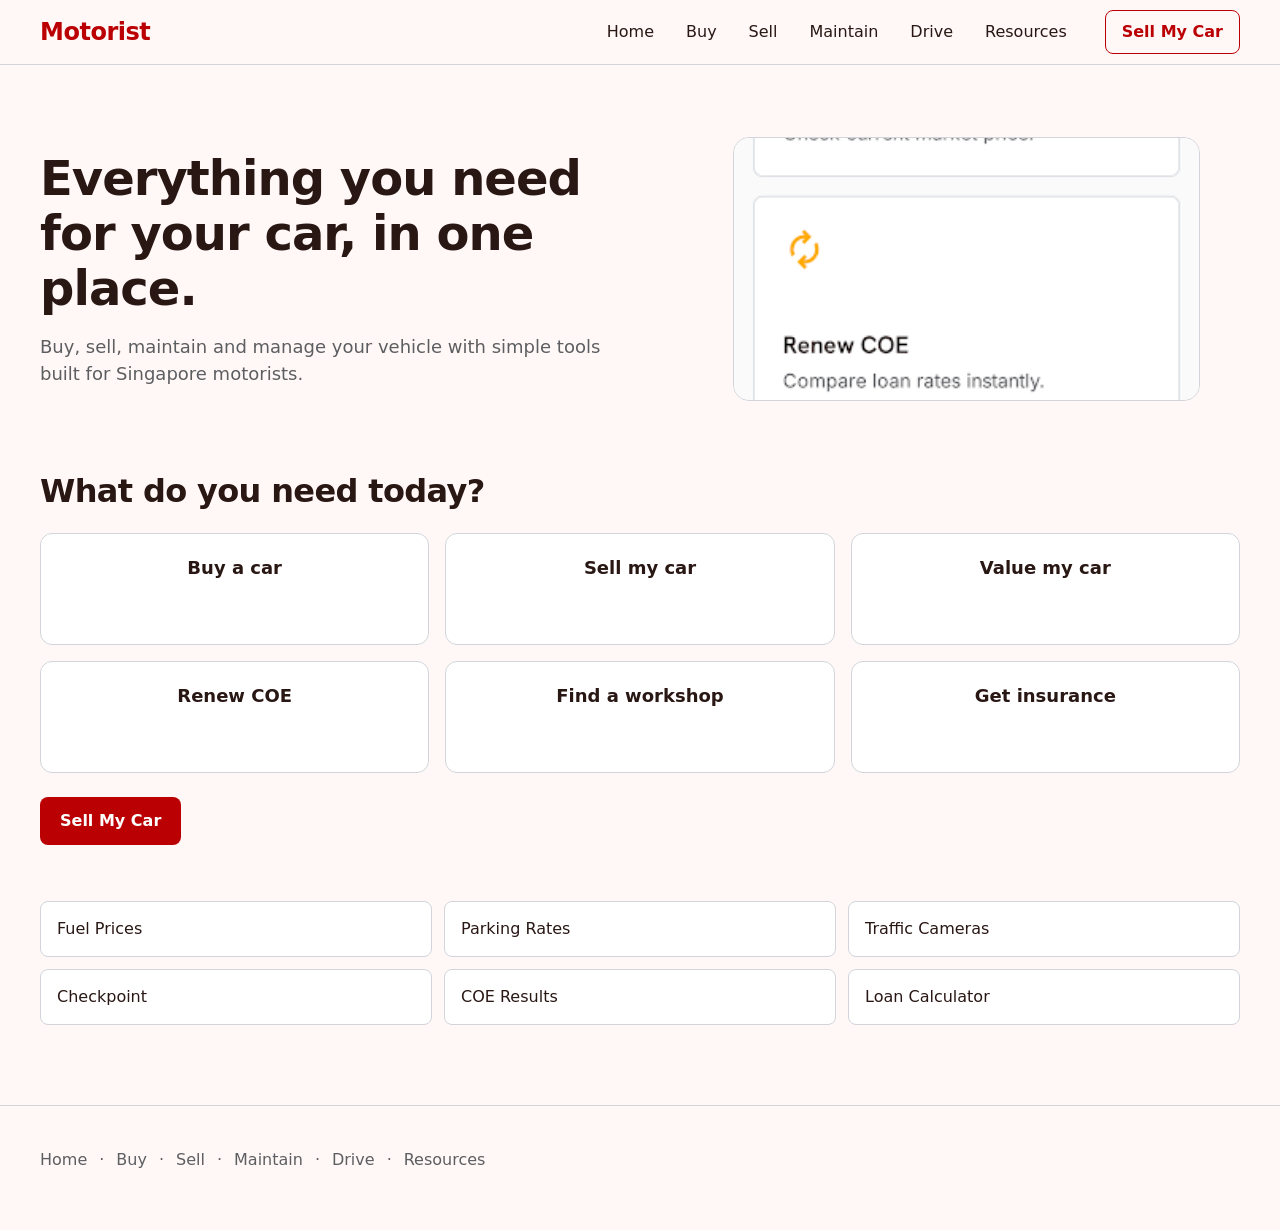
<file: index.html>
<!doctype html>
<html lang="en">
<head>
  <meta charset="utf-8">
  <meta name="viewport" content="width=device-width, initial-scale=1">
  <title>Home — Motorist</title>
  <link rel="stylesheet" href="styles.css">
  <script src="script.js" defer></script>
</head>
<body>
<header class="site-header">
  <div class="header-inner">
    <button class="menu-toggle" type="button" data-menu-toggle aria-expanded="false" aria-controls="mobile-nav" aria-label="Open navigation">☰</button>
    <a class="brand" href="index.html">Motorist</a>
    <nav class="desktop-nav" aria-label="Primary navigation">
      <a href="index.html">Home</a>
      <a href="buy.html">Buy</a>
      <a href="sell.html">Sell</a>
      <a href="maintain.html">Maintain</a>
      <a href="drive.html">Drive</a>
      <a href="index.html#resources">Resources</a>
    </nav>
    <a class="header-action" href="sell.html">Sell My Car</a>
  </div>
  <nav id="mobile-nav" class="mobile-nav" data-mobile-nav aria-label="Mobile navigation">
    <a href="index.html">Home</a>
    <a href="buy.html">Buy</a>
    <a href="sell.html">Sell</a>
    <a href="maintain.html">Maintain</a>
    <a href="drive.html">Drive</a>
    <a href="index.html#resources">Resources</a>
    <a class="mobile-primary" href="sell.html">Sell My Car</a>
  </nav>
</header>

<main class="page">
  <section class="hero">
    <div class="hero-copy">
      <h1>Everything you need for your car, in one place.</h1>
      <p>Buy, sell, maintain and manage your vehicle with simple tools built for Singapore motorists.</p>
    </div>
    <figure class="hero-media">
      <img src="images/hero-motorist-driver.PNG" alt="Motorist in Singapore preparing to drive a car" width="1280" height="720">
    </figure>
  </section>

  <section class="section" aria-labelledby="today-title">
    <div class="section-head">
      <h2 id="today-title">What do you need today?</h2>
    </div>
    <div class="task-grid">
      <a class="task-card" href="buy.html"><strong>Buy a car</strong></a>
      <a class="task-card" href="sell.html"><strong>Sell my car</strong></a>
      <a class="task-card" href="#value"><strong>Value my car</strong></a>
      <a class="task-card" href="#coe"><strong>Renew COE</strong></a>
      <a class="task-card" href="maintain.html"><strong>Find a workshop</strong></a>
      <a class="task-card" href="#insurance"><strong>Get insurance</strong></a>
    </div>
    <div class="primary-wrap">
      <a class="primary-action" href="sell.html">Sell My Car</a>
    </div>
  </section>

  <section class="section" id="resources" aria-label="Secondary quick links">
    <div class="quick-links">
      <a class="quick-link" href="#fuel-prices">Fuel Prices</a>
      <a class="quick-link" href="#parking-rates">Parking Rates</a>
      <a class="quick-link" href="drive.html#traffic-cameras">Traffic Cameras</a>
      <a class="quick-link" href="drive.html#checkpoint">Checkpoint</a>
      <a class="quick-link" href="#coe-results">COE Results</a>
      <a class="quick-link" href="#loan-calculator">Loan Calculator</a>
    </div>
  </section>
</main>
<footer>
  <div class="footer-inner">
    <nav aria-label="Footer navigation">
      <a href="index.html">Home</a> ·
      <a href="buy.html">Buy</a> ·
      <a href="sell.html">Sell</a> ·
      <a href="maintain.html">Maintain</a> ·
      <a href="drive.html">Drive</a> ·
      <a href="index.html#resources">Resources</a>
    </nav>
  </div>
</footer>
</body>
</html>
</file>
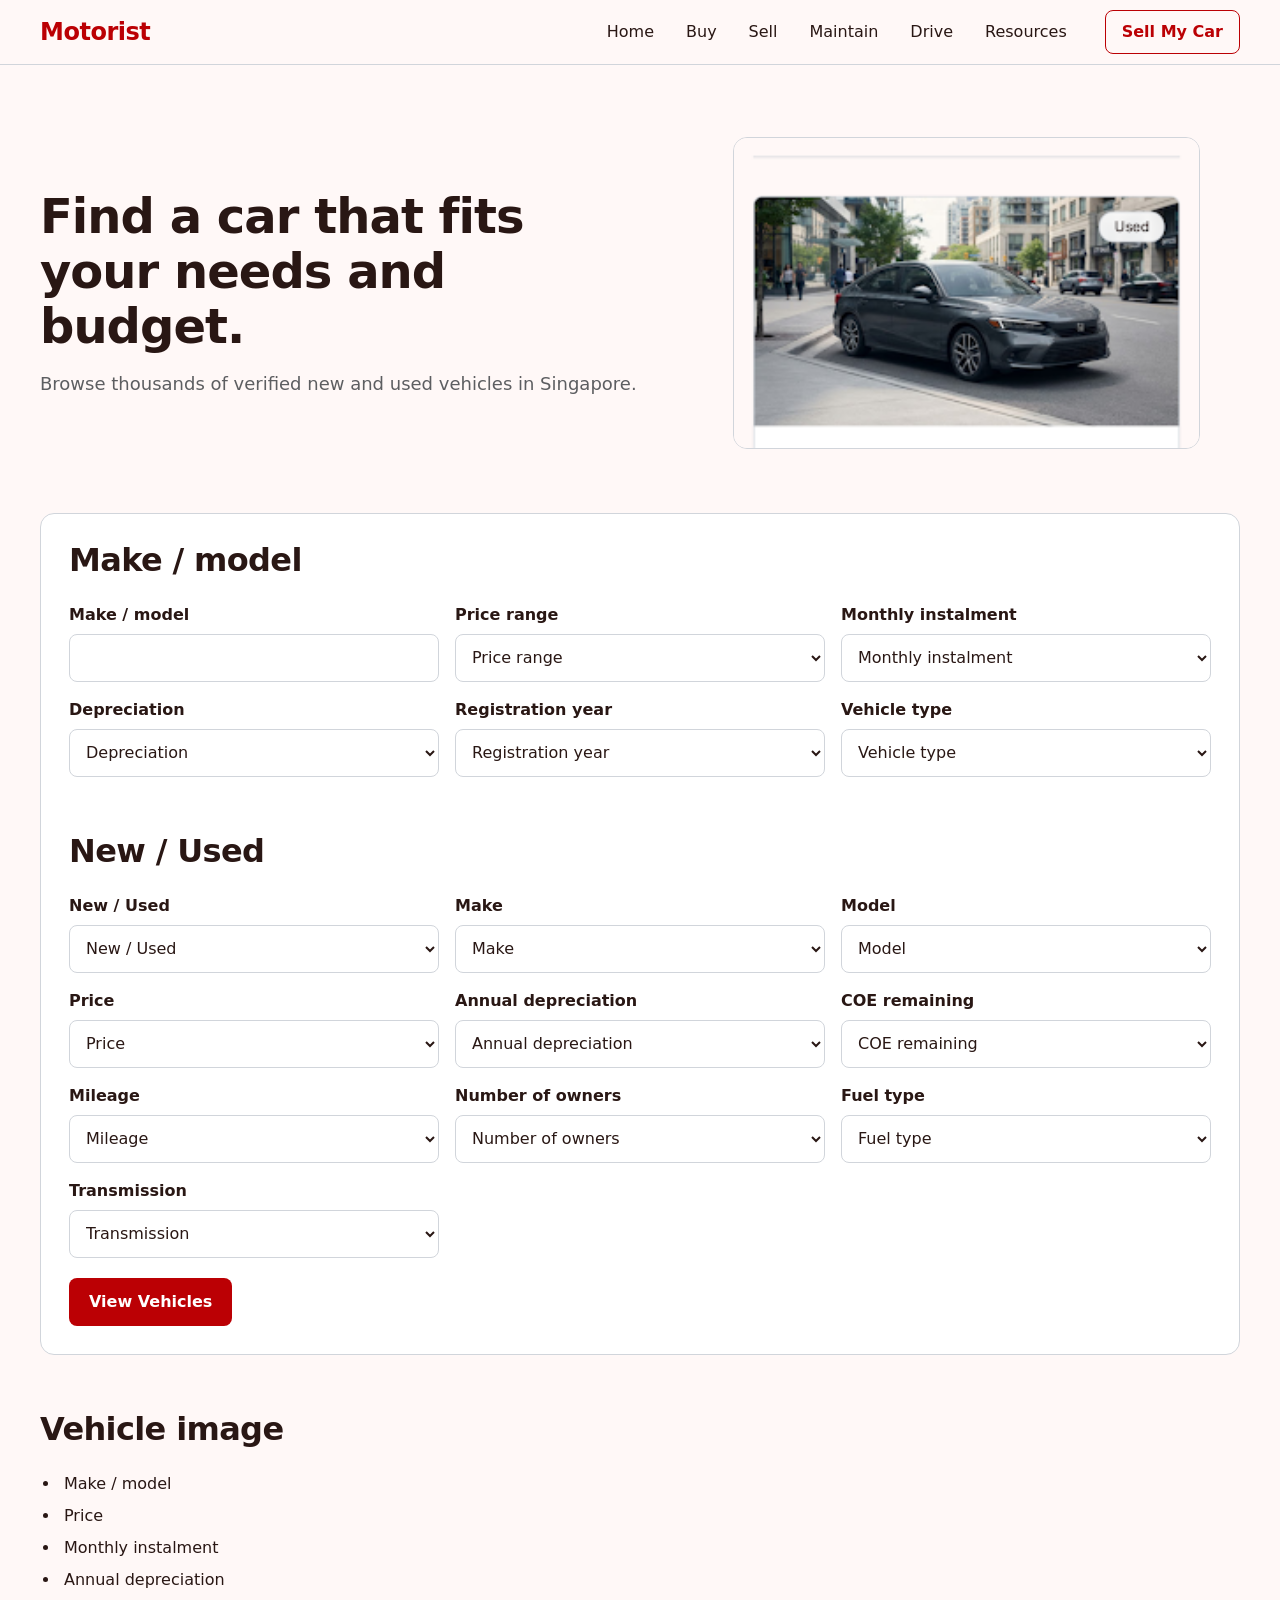
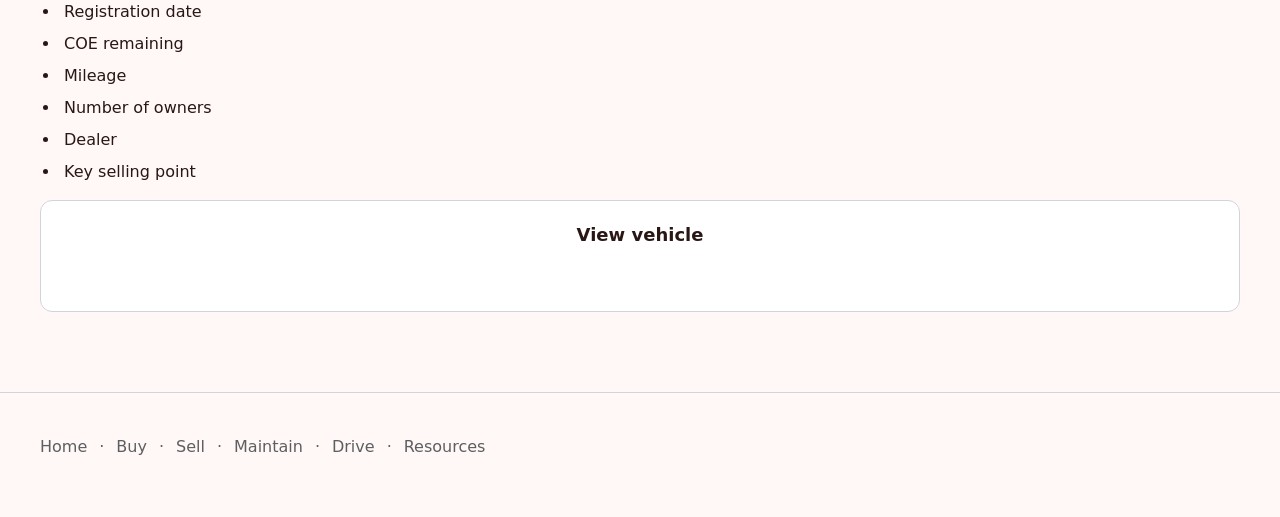
<file: buy.html>
<!doctype html>
<html lang="en">
<head>
  <meta charset="utf-8">
  <meta name="viewport" content="width=device-width, initial-scale=1">
  <title>Buy — Motorist</title>
  <link rel="stylesheet" href="styles.css">
  <script src="script.js" defer></script>
</head>
<body>
<header class="site-header">
  <div class="header-inner">
    <button class="menu-toggle" type="button" data-menu-toggle aria-expanded="false" aria-controls="mobile-nav" aria-label="Open navigation">☰</button>
    <a class="brand" href="index.html">Motorist</a>
    <nav class="desktop-nav" aria-label="Primary navigation">
      <a href="index.html">Home</a>
      <a href="buy.html">Buy</a>
      <a href="sell.html">Sell</a>
      <a href="maintain.html">Maintain</a>
      <a href="drive.html">Drive</a>
      <a href="index.html#resources">Resources</a>
    </nav>
    <a class="header-action" href="sell.html">Sell My Car</a>
  </div>
  <nav id="mobile-nav" class="mobile-nav" data-mobile-nav aria-label="Mobile navigation">
    <a href="index.html">Home</a>
    <a href="buy.html">Buy</a>
    <a href="sell.html">Sell</a>
    <a href="maintain.html">Maintain</a>
    <a href="drive.html">Drive</a>
    <a href="index.html#resources">Resources</a>
    <a class="mobile-primary" href="sell.html">Sell My Car</a>
  </nav>
</header>

<main class="page">
  <section class="hero">
    <div class="hero-copy">
      <h1>Find a car that fits your needs and budget.</h1>
      <p>Browse thousands of verified new and used vehicles in Singapore.</p>
    </div>
    <figure class="image-card">
      <img src="images/car-listing.PNG" alt="Used car displayed for sale in Singapore" width="1200" height="800">
    </figure>
  </section>

  <section class="panel" aria-labelledby="search-title">
    <div class="section-head">
      <h2 id="search-title">Make / model</h2>
    </div>
    <form action="#" method="get">
      <div class="filter-grid">
        <div class="field">
          <label for="make-model">Make / model</label>
          <input id="make-model" name="make-model" type="text">
        </div>
        <div class="field">
          <label for="price-range">Price range</label>
          <select id="price-range" name="price-range">
            <option>Price range</option>
          </select>
        </div>
        <div class="field">
          <label for="monthly">Monthly instalment</label>
          <select id="monthly" name="monthly">
            <option>Monthly instalment</option>
          </select>
        </div>
        <div class="field">
          <label for="depreciation">Depreciation</label>
          <select id="depreciation" name="depreciation">
            <option>Depreciation</option>
          </select>
        </div>
        <div class="field">
          <label for="registration-year">Registration year</label>
          <select id="registration-year" name="registration-year">
            <option>Registration year</option>
          </select>
        </div>
        <div class="field">
          <label for="vehicle-type">Vehicle type</label>
          <select id="vehicle-type" name="vehicle-type">
            <option>Vehicle type</option>
          </select>
        </div>
      </div>

      <div class="section">
        <div class="section-head">
          <h2>New / Used</h2>
        </div>
        <div class="filter-grid">
          <div class="field"><label for="condition">New / Used</label><select id="condition"><option>New / Used</option></select></div>
          <div class="field"><label for="make">Make</label><select id="make"><option>Make</option></select></div>
          <div class="field"><label for="model">Model</label><select id="model"><option>Model</option></select></div>
          <div class="field"><label for="price">Price</label><select id="price"><option>Price</option></select></div>
          <div class="field"><label for="annual-depreciation">Annual depreciation</label><select id="annual-depreciation"><option>Annual depreciation</option></select></div>
          <div class="field"><label for="coe-remaining">COE remaining</label><select id="coe-remaining"><option>COE remaining</option></select></div>
          <div class="field"><label for="mileage">Mileage</label><select id="mileage"><option>Mileage</option></select></div>
          <div class="field"><label for="number-of-owners">Number of owners</label><select id="number-of-owners"><option>Number of owners</option></select></div>
          <div class="field"><label for="fuel-type">Fuel type</label><select id="fuel-type"><option>Fuel type</option></select></div>
          <div class="field"><label for="transmission">Transmission</label><select id="transmission"><option>Transmission</option></select></div>
        </div>
      </div>

      <div class="form-action">
        <button class="primary-action" type="submit">View Vehicles</button>
      </div>
    </form>
  </section>

  <section class="section" aria-labelledby="results-title">
    <div class="section-head">
      <h2 id="results-title">Vehicle image</h2>
    </div>
    <ul class="list">
      <li>Make / model</li>
      <li>Price</li>
      <li>Monthly instalment</li>
      <li>Annual depreciation</li>
      <li>Registration date</li>
      <li>COE remaining</li>
      <li>Mileage</li>
      <li>Number of owners</li>
      <li>Dealer</li>
      <li>Key selling point</li>
    </ul>
    <a class="task-card" href="#vehicle">
      <strong>View vehicle</strong>
    </a>
  </section>
</main>
<footer>
  <div class="footer-inner">
    <nav aria-label="Footer navigation">
      <a href="index.html">Home</a> ·
      <a href="buy.html">Buy</a> ·
      <a href="sell.html">Sell</a> ·
      <a href="maintain.html">Maintain</a> ·
      <a href="drive.html">Drive</a> ·
      <a href="index.html#resources">Resources</a>
    </nav>
  </div>
</footer>
</body>
</html>
</file>
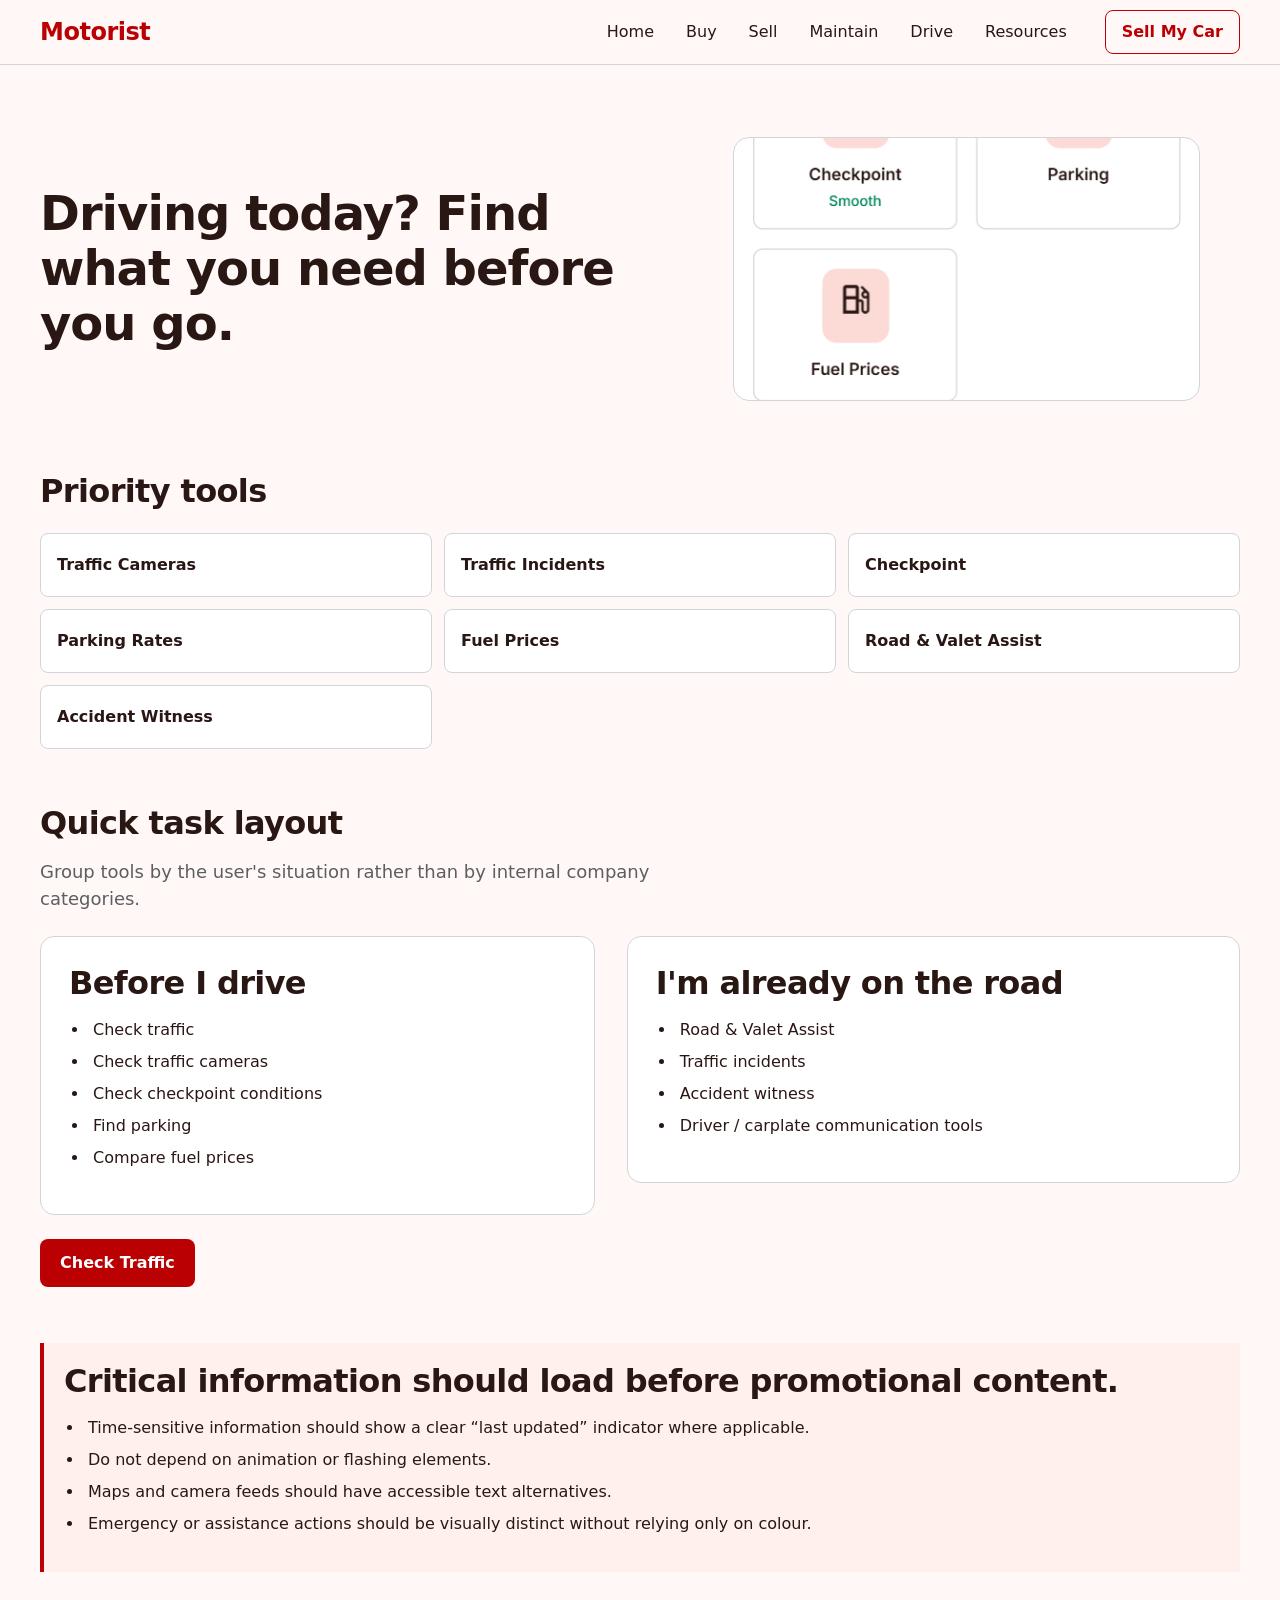
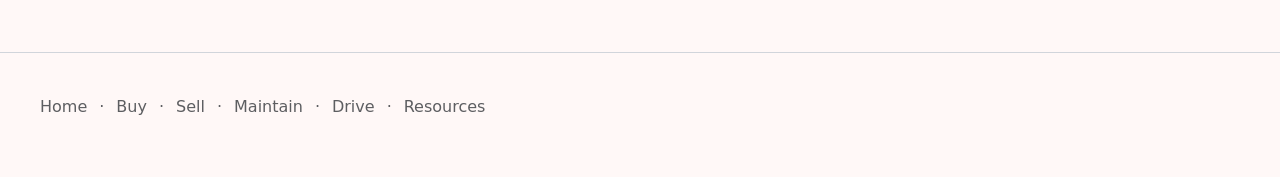
<file: drive.html>
<!doctype html>
<html lang="en">
<head>
  <meta charset="utf-8">
  <meta name="viewport" content="width=device-width, initial-scale=1">
  <title>Drive — Motorist</title>
  <link rel="stylesheet" href="styles.css">
  <script src="script.js" defer></script>
</head>
<body>
<header class="site-header">
  <div class="header-inner">
    <button class="menu-toggle" type="button" data-menu-toggle aria-expanded="false" aria-controls="mobile-nav" aria-label="Open navigation">☰</button>
    <a class="brand" href="index.html">Motorist</a>
    <nav class="desktop-nav" aria-label="Primary navigation">
      <a href="index.html">Home</a>
      <a href="buy.html">Buy</a>
      <a href="sell.html">Sell</a>
      <a href="maintain.html">Maintain</a>
      <a href="drive.html">Drive</a>
      <a href="index.html#resources">Resources</a>
    </nav>
    <a class="header-action" href="sell.html">Sell My Car</a>
  </div>
  <nav id="mobile-nav" class="mobile-nav" data-mobile-nav aria-label="Mobile navigation">
    <a href="index.html">Home</a>
    <a href="buy.html">Buy</a>
    <a href="sell.html">Sell</a>
    <a href="maintain.html">Maintain</a>
    <a href="drive.html">Drive</a>
    <a href="index.html#resources">Resources</a>
    <a class="mobile-primary" href="sell.html">Sell My Car</a>
  </nav>
</header>

<main class="page">
  <section class="hero">
    <div class="hero-copy">
      <h1>Driving today? Find what you need before you go.</h1>
    </div>
    <figure class="hero-media">
      <img src="images/traffic-singapore.PNG" alt="Cars travelling on a Singapore road during normal traffic" width="1280" height="720">
    </figure>
  </section>

  <section class="section" aria-labelledby="priority-title">
    <div class="section-head">
      <h2 id="priority-title">Priority tools</h2>
    </div>
    <div class="tool-grid">
      <a class="tool" id="traffic-cameras" href="#traffic">Traffic Cameras</a>
      <a class="tool" href="#traffic-incidents">Traffic Incidents</a>
      <a class="tool" id="checkpoint" href="#checkpoint-content">Checkpoint</a>
      <a class="tool" href="#parking-rates">Parking Rates</a>
      <a class="tool" href="#fuel-prices">Fuel Prices</a>
      <a class="tool" href="#road-assist">Road & Valet Assist</a>
      <a class="tool" href="#accident-witness">Accident Witness</a>
    </div>
  </section>

  <section class="section" aria-labelledby="quick-task-title">
    <div class="section-head">
      <h2 id="quick-task-title">Quick task layout</h2>
      <p class="section-intro">Group tools by the user's situation rather than by internal company categories.</p>
    </div>

    <div class="split">
      <article class="panel">
        <h2>Before I drive</h2>
        <ul class="list">
          <li>Check traffic</li>
          <li>Check traffic cameras</li>
          <li>Check checkpoint conditions</li>
          <li>Find parking</li>
          <li>Compare fuel prices</li>
        </ul>
      </article>

      <article class="panel">
        <h2>I'm already on the road</h2>
        <ul class="list">
          <li>Road & Valet Assist</li>
          <li>Traffic incidents</li>
          <li>Accident witness</li>
          <li>Driver / carplate communication tools</li>
        </ul>
      </article>
    </div>

    <div class="primary-wrap">
      <a class="primary-action" href="#traffic">Check Traffic</a>
    </div>
  </section>

  <section class="section">
    <div class="notice">
      <h2>Critical information should load before promotional content.</h2>
      <ul class="list">
        <li>Time-sensitive information should show a clear “last updated” indicator where applicable.</li>
        <li>Do not depend on animation or flashing elements.</li>
        <li>Maps and camera feeds should have accessible text alternatives.</li>
        <li>Emergency or assistance actions should be visually distinct without relying only on colour.</li>
      </ul>
    </div>
  </section>
</main>
<footer>
  <div class="footer-inner">
    <nav aria-label="Footer navigation">
      <a href="index.html">Home</a> ·
      <a href="buy.html">Buy</a> ·
      <a href="sell.html">Sell</a> ·
      <a href="maintain.html">Maintain</a> ·
      <a href="drive.html">Drive</a> ·
      <a href="index.html#resources">Resources</a>
    </nav>
  </div>
</footer>
</body>
</html>
</file>
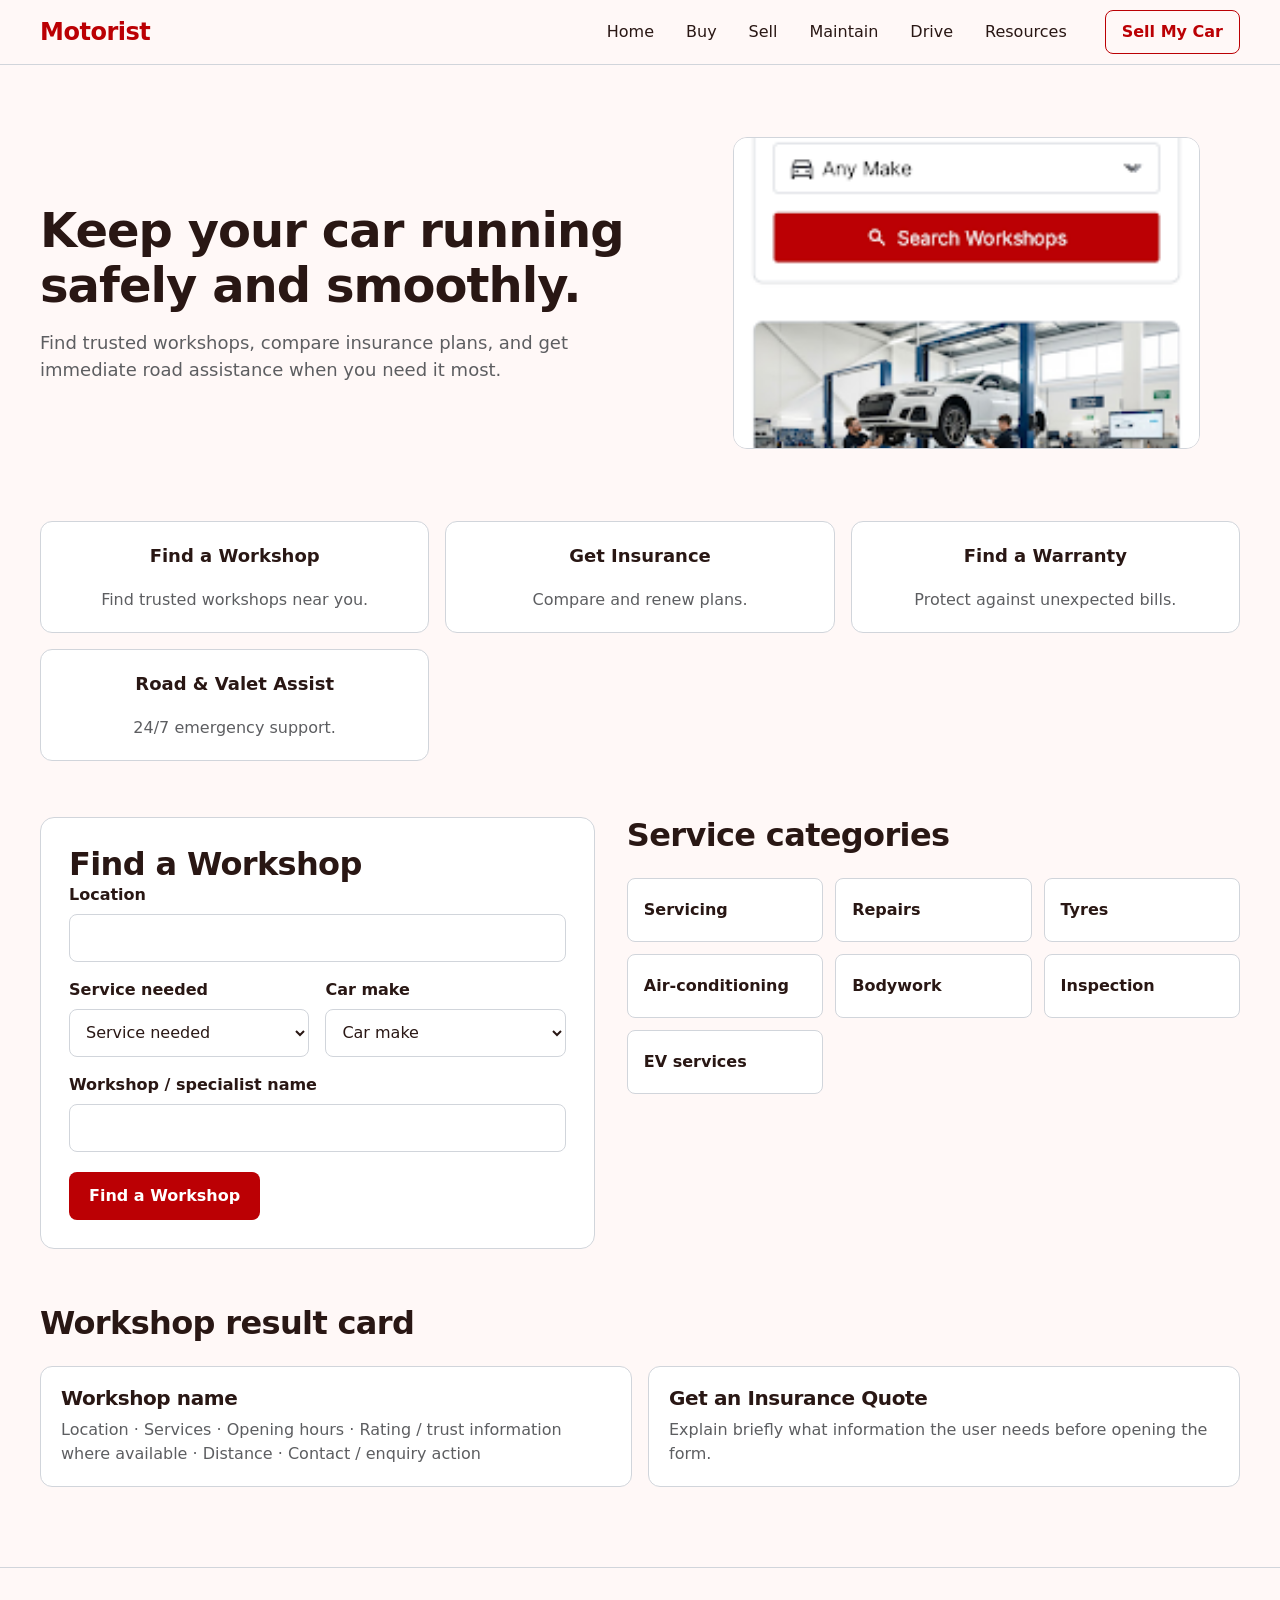
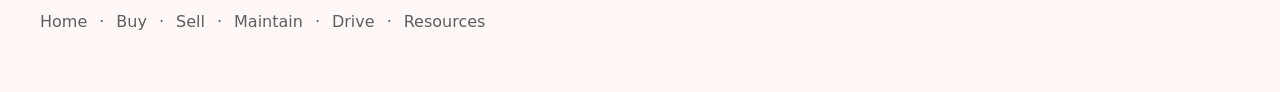
<file: maintain.html>
<!doctype html>
<html lang="en">
<head>
  <meta charset="utf-8">
  <meta name="viewport" content="width=device-width, initial-scale=1">
  <title>Maintain — Motorist</title>
  <link rel="stylesheet" href="styles.css">
  <script src="script.js" defer></script>
</head>
<body>
<header class="site-header">
  <div class="header-inner">
    <button class="menu-toggle" type="button" data-menu-toggle aria-expanded="false" aria-controls="mobile-nav" aria-label="Open navigation">☰</button>
    <a class="brand" href="index.html">Motorist</a>
    <nav class="desktop-nav" aria-label="Primary navigation">
      <a href="index.html">Home</a>
      <a href="buy.html">Buy</a>
      <a href="sell.html">Sell</a>
      <a href="maintain.html">Maintain</a>
      <a href="drive.html">Drive</a>
      <a href="index.html#resources">Resources</a>
    </nav>
    <a class="header-action" href="sell.html">Sell My Car</a>
  </div>
  <nav id="mobile-nav" class="mobile-nav" data-mobile-nav aria-label="Mobile navigation">
    <a href="index.html">Home</a>
    <a href="buy.html">Buy</a>
    <a href="sell.html">Sell</a>
    <a href="maintain.html">Maintain</a>
    <a href="drive.html">Drive</a>
    <a href="index.html#resources">Resources</a>
    <a class="mobile-primary" href="sell.html">Sell My Car</a>
  </nav>
</header>

<main class="page">
  <section class="hero">
    <div class="hero-copy">
      <h1>Keep your car running safely and smoothly.</h1>
      <p>Find trusted workshops, compare insurance plans, and get immediate road assistance when you need it most.</p>
    </div>
    <figure class="image-card">
      <img src="images/workshop-service.PNG" alt="Mechanic inspecting a car at an automotive workshop" width="1200" height="800">
    </figure>
  </section>

  <section class="section">
    <div class="task-grid">
      <a class="task-card" href="#workshop"><strong>Find a Workshop</strong><span>Find trusted workshops near you.</span></a>
      <a class="task-card" href="#insurance"><strong>Get Insurance</strong><span>Compare and renew plans.</span></a>
      <a class="task-card" href="#warranty"><strong>Find a Warranty</strong><span>Protect against unexpected bills.</span></a>
      <a class="task-card" href="#assist"><strong>Road & Valet Assist</strong><span>24/7 emergency support.</span></a>
    </div>
  </section>

  <section class="section split" id="workshop">
    <div class="panel">
      <h2>Find a Workshop</h2>
      <form action="#" method="get">
        <div class="form-grid">
          <div class="field full">
            <label for="location">Location</label>
            <input id="location" name="location" type="text">
          </div>
          <div class="field">
            <label for="service">Service needed</label>
            <select id="service" name="service"><option>Service needed</option></select>
          </div>
          <div class="field">
            <label for="car-make">Car make</label>
            <select id="car-make" name="car-make"><option>Car make</option></select>
          </div>
          <div class="field full">
            <label for="specialist">Workshop / specialist name</label>
            <input id="specialist" name="specialist" type="text">
          </div>
        </div>
        <div class="form-action">
          <button class="primary-action" type="submit">Find a Workshop</button>
        </div>
      </form>
    </div>

    <div>
      <div class="section-head">
        <h2>Service categories</h2>
      </div>
      <div class="tool-grid">
        <a class="tool" href="#servicing">Servicing</a>
        <a class="tool" href="#repairs">Repairs</a>
        <a class="tool" href="#tyres">Tyres</a>
        <a class="tool" href="#air-conditioning">Air-conditioning</a>
        <a class="tool" href="#bodywork">Bodywork</a>
        <a class="tool" href="#inspection">Inspection</a>
        <a class="tool" href="#ev-services">EV services</a>
      </div>
    </div>
  </section>

  <section class="section">
    <div class="section-head">
      <h2>Workshop result card</h2>
    </div>
    <div class="service-grid">
      <article class="service-card"><h3>Workshop name</h3><p>Location · Services · Opening hours · Rating / trust information where available · Distance · Contact / enquiry action</p></article>
      <article class="service-card" id="insurance"><h3>Get an Insurance Quote</h3><p>Explain briefly what information the user needs before opening the form.</p></article>
    </div>
  </section>
</main>
<footer>
  <div class="footer-inner">
    <nav aria-label="Footer navigation">
      <a href="index.html">Home</a> ·
      <a href="buy.html">Buy</a> ·
      <a href="sell.html">Sell</a> ·
      <a href="maintain.html">Maintain</a> ·
      <a href="drive.html">Drive</a> ·
      <a href="index.html#resources">Resources</a>
    </nav>
  </div>
</footer>
</body>
</html>
</file>
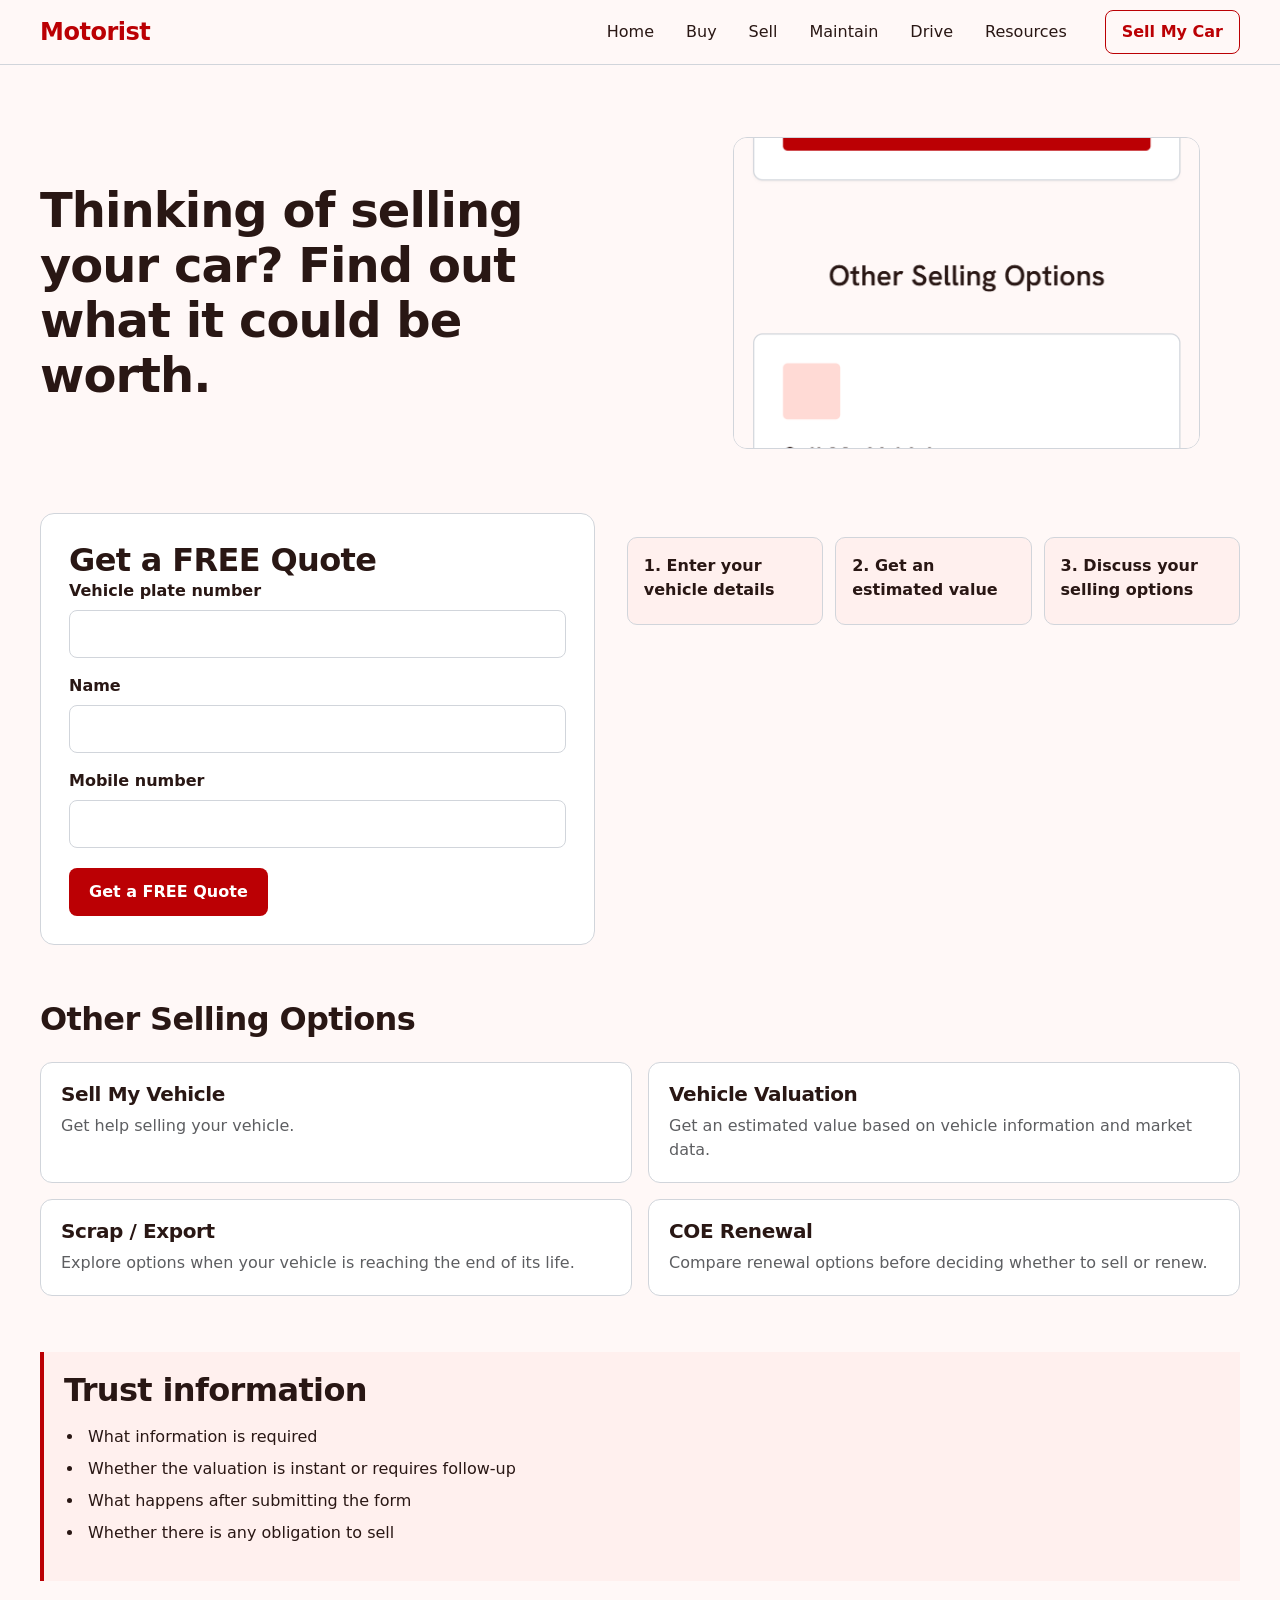
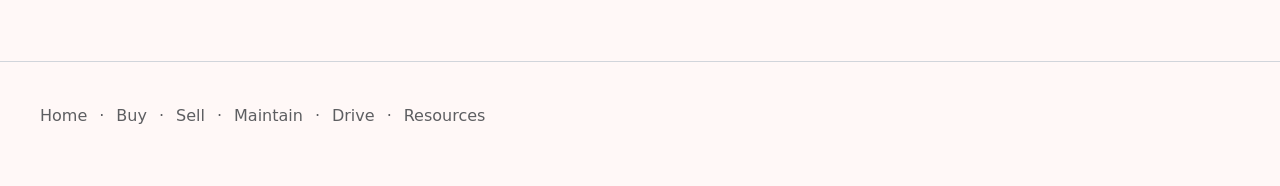
<file: sell.html>
<!doctype html>
<html lang="en">
<head>
  <meta charset="utf-8">
  <meta name="viewport" content="width=device-width, initial-scale=1">
  <title>Sell — Motorist</title>
  <link rel="stylesheet" href="styles.css">
  <script src="script.js" defer></script>
</head>
<body>
<header class="site-header">
  <div class="header-inner">
    <button class="menu-toggle" type="button" data-menu-toggle aria-expanded="false" aria-controls="mobile-nav" aria-label="Open navigation">☰</button>
    <a class="brand" href="index.html">Motorist</a>
    <nav class="desktop-nav" aria-label="Primary navigation">
      <a href="index.html">Home</a>
      <a href="buy.html">Buy</a>
      <a href="sell.html">Sell</a>
      <a href="maintain.html">Maintain</a>
      <a href="drive.html">Drive</a>
      <a href="index.html#resources">Resources</a>
    </nav>
    <a class="header-action" href="sell.html">Sell My Car</a>
  </div>
  <nav id="mobile-nav" class="mobile-nav" data-mobile-nav aria-label="Mobile navigation">
    <a href="index.html">Home</a>
    <a href="buy.html">Buy</a>
    <a href="sell.html">Sell</a>
    <a href="maintain.html">Maintain</a>
    <a href="drive.html">Drive</a>
    <a href="index.html#resources">Resources</a>
    <a class="mobile-primary" href="sell.html">Sell My Car</a>
  </nav>
</header>

<main class="page">
  <section class="hero">
    <div class="hero-copy">
      <h1>Thinking of selling your car? Find out what it could be worth.</h1>
    </div>
    <figure class="image-card">
      <img src="images/car-valuation.PNG" alt="Car owner checking the estimated value of a vehicle" width="1200" height="800">
    </figure>
  </section>

  <section class="split">
    <div class="panel">
      <h2>Get a FREE Quote</h2>
      <form action="#" method="post">
        <div class="form-grid">
          <div class="field full">
            <label for="plate">Vehicle plate number</label>
            <input id="plate" name="plate" type="text">
          </div>
          <div class="field full">
            <label for="name">Name</label>
            <input id="name" name="name" type="text">
          </div>
          <div class="field full">
            <label for="mobile">Mobile number</label>
            <input id="mobile" name="mobile" type="tel">
          </div>
        </div>
        <div class="form-action">
          <button class="primary-action" type="submit">Get a FREE Quote</button>
        </div>
      </form>
    </div>

    <div>
      <div class="steps" aria-label="How it works">
        <div class="step"><strong>1. Enter your vehicle details</strong></div>
        <div class="step"><strong>2. Get an estimated value</strong></div>
        <div class="step"><strong>3. Discuss your selling options</strong></div>
      </div>
    </div>
  </section>

  <section class="section" aria-labelledby="selling-options">
    <div class="section-head">
      <h2 id="selling-options">Other Selling Options</h2>
    </div>
    <div class="service-grid">
      <article class="service-card">
        <h3>Sell My Vehicle</h3>
        <p>Get help selling your vehicle.</p>
      </article>
      <article class="service-card">
        <h3>Vehicle Valuation</h3>
        <p>Get an estimated value based on vehicle information and market data.</p>
      </article>
      <article class="service-card">
        <h3>Scrap / Export</h3>
        <p>Explore options when your vehicle is reaching the end of its life.</p>
      </article>
      <article class="service-card">
        <h3>COE Renewal</h3>
        <p>Compare renewal options before deciding whether to sell or renew.</p>
      </article>
    </div>
  </section>

  <section class="section">
    <div class="notice">
      <h2>Trust information</h2>
      <ul class="list">
        <li>What information is required</li>
        <li>Whether the valuation is instant or requires follow-up</li>
        <li>What happens after submitting the form</li>
        <li>Whether there is any obligation to sell</li>
      </ul>
    </div>
  </section>
</main>
<footer>
  <div class="footer-inner">
    <nav aria-label="Footer navigation">
      <a href="index.html">Home</a> ·
      <a href="buy.html">Buy</a> ·
      <a href="sell.html">Sell</a> ·
      <a href="maintain.html">Maintain</a> ·
      <a href="drive.html">Drive</a> ·
      <a href="index.html#resources">Resources</a>
    </nav>
  </div>
</footer>
</body>
</html>
</file>
<file: styles.css>
:root {
  --red: #bb0004;
  --red-dark: #930002;
  --red-soft: #ffdad5;
  --ink: #291714;
  --muted: #5d5e61;
  --bg: #fff8f7;
  --surface: #ffffff;
  --surface-soft: #fff0ee;
  --border: #d1d5db;
  --focus: #005da3;
  --max: 1200px;
  --gutter: 24px;
  --mobile-gutter: 16px;
}

* { box-sizing: border-box; }

html { scroll-behavior: smooth; }

body {
  margin: 0;
  min-width: 0;
  background: var(--bg);
  color: var(--ink);
  font-family: Inter, ui-sans-serif, system-ui, -apple-system, BlinkMacSystemFont, "Segoe UI", sans-serif;
  font-size: 16px;
  line-height: 1.5;
}

img {
  display: block;
  max-width: 100%;
  height: auto;
}

a, button, input, select {
  font: inherit;
}

a, button {
  min-height: 44px;
}

a {
  color: inherit;
  text-decoration: none;
  display: inline-flex;
  align-items: center;
}

button {
  border: 0;
  cursor: pointer;
}

:focus-visible {
  outline: 3px solid var(--focus);
  outline-offset: 3px;
}

.site-header {
  position: sticky;
  top: 0;
  z-index: 50;
  background: rgba(255,248,247,.98);
  border-bottom: 1px solid var(--border);
}

.header-inner {
  width: min(100% - 32px, var(--max));
  min-height: 64px;
  margin: 0 auto;
  display: flex;
  align-items: center;
  gap: 24px;
}

.brand {
  color: var(--red);
  font-size: 24px;
  line-height: 1;
  font-weight: 800;
  letter-spacing: -0.02em;
}

.desktop-nav {
  display: flex;
  align-items: center;
  gap: 4px;
  margin-left: auto;
}

.desktop-nav a,
.mobile-nav a {
  display: inline-flex;
  align-items: center;
  justify-content: center;
  padding: 8px 14px;
  border-radius: 8px;
}

.desktop-nav a:hover,
.mobile-nav a:hover {
  background: var(--surface-soft);
}

.header-action {
  display: inline-flex;
  align-items: center;
  justify-content: center;
  min-height: 44px;
  padding: 8px 16px;
  border-radius: 8px;
  border: 1px solid var(--red);
  color: var(--red);
  font-weight: 700;
  background: transparent;
}

.menu-toggle {
  display: none;
  width: 44px;
  padding: 0;
  background: transparent;
  color: var(--ink);
  font-size: 24px;
}

.mobile-nav {
  display: none;
  border-top: 1px solid var(--border);
  background: var(--surface);
}

.mobile-nav.is-open {
  display: flex;
  flex-direction: column;
  padding: 8px 16px 16px;
}

.mobile-nav a {
  justify-content: flex-start;
  width: 100%;
}

.mobile-nav .mobile-primary {
  background: var(--red);
  color: #fff;
  margin-top: 4px;
}

.page {
  width: min(100% - 32px, var(--max));
  margin: 0 auto;
  padding: 56px 0 80px;
}

.hero {
  display: grid;
  grid-template-columns: minmax(0, 1.05fr) minmax(320px, .95fr);
  gap: 48px;
  align-items: center;
  margin-bottom: 48px;
}

.hero-copy {
  max-width: 720px;
}

.eyebrow {
  margin: 0 0 8px;
  color: var(--muted);
  font-size: 14px;
  font-weight: 700;
  letter-spacing: .06em;
  text-transform: uppercase;
}

h1, h2, h3 {
  margin: 0;
  font-family: "Hanken Grotesk", Inter, ui-sans-serif, system-ui, sans-serif;
  line-height: 1.15;
  letter-spacing: -.02em;
}

h1 {
  font-size: clamp(2rem, 5vw, 3rem);
  max-width: 760px;
}

h2 {
  font-size: clamp(1.5rem, 3vw, 2rem);
}

h3 {
  font-size: 1.25rem;
}

.hero p,
.section-intro {
  margin: 16px 0 0;
  color: var(--muted);
  font-size: 18px;
  max-width: 700px;
}

.hero-media {
  border-radius: 16px;
  overflow: hidden;
  border: 1px solid var(--border);
  background: var(--surface);
}

.hero-media img {
  width: 100%;
  aspect-ratio: 16 / 9;
  object-fit: cover;
}

.section {
  margin-top: 56px;
}

.section-head {
  margin-bottom: 24px;
}

.task-grid {
  display: grid;
  grid-template-columns: repeat(3, minmax(0, 1fr));
  gap: 16px;
}

.task-card {
  display: flex;
  min-height: 112px;
  flex-direction: column;
  justify-content: space-between;
  padding: 20px;
  border: 1px solid var(--border);
  border-radius: 12px;
  background: var(--surface);
}

.task-card:hover {
  border-color: var(--red);
}

.task-card strong {
  font-size: 18px;
}

.task-card span {
  color: var(--muted);
}

.primary-action {
  display: inline-flex;
  align-items: center;
  justify-content: center;
  min-height: 48px;
  padding: 10px 20px;
  border-radius: 8px;
  background: var(--red);
  color: #fff;
  font-weight: 700;
}

.primary-action:hover {
  background: var(--red-dark);
}

.primary-wrap {
  margin-top: 24px;
}

.quick-links {
  display: grid;
  grid-template-columns: repeat(3, minmax(0, 1fr));
  gap: 12px;
}

.quick-link {
  display: flex;
  align-items: center;
  min-height: 56px;
  padding: 12px 16px;
  border: 1px solid var(--border);
  border-radius: 8px;
  background: var(--surface);
}

.quick-link:hover {
  border-color: var(--red);
}

.panel {
  padding: 28px;
  border: 1px solid var(--border);
  border-radius: 14px;
  background: var(--surface);
}

.split {
  display: grid;
  grid-template-columns: minmax(0, .95fr) minmax(0, 1.05fr);
  gap: 32px;
  align-items: start;
}

.form-grid {
  display: grid;
  grid-template-columns: repeat(2, minmax(0, 1fr));
  gap: 16px;
}

.field {
  display: flex;
  flex-direction: column;
  gap: 7px;
}

.field.full {
  grid-column: 1 / -1;
}

label {
  font-weight: 700;
}

input, select {
  width: 100%;
  min-height: 48px;
  padding: 10px 12px;
  border: 1px solid var(--border);
  border-radius: 8px;
  background: var(--surface);
  color: var(--ink);
}

input::placeholder {
  color: #666;
}

.form-action {
  margin-top: 20px;
}

.steps {
  display: grid;
  grid-template-columns: repeat(3, 1fr);
  gap: 12px;
  margin-top: 24px;
}

.step {
  padding: 16px;
  border-radius: 10px;
  background: var(--surface-soft);
  border: 1px solid var(--border);
}

.step strong {
  display: block;
  margin-bottom: 6px;
}

.image-card {
  overflow: hidden;
  border-radius: 14px;
  border: 1px solid var(--border);
  background: var(--surface);
}

.image-card img {
  width: 100%;
  aspect-ratio: 3 / 2;
  object-fit: cover;
}

.image-card figcaption {
  padding: 16px;
  color: var(--muted);
}

.filter-grid {
  display: grid;
  grid-template-columns: repeat(3, minmax(0, 1fr));
  gap: 16px;
}

.tool-grid {
  display: grid;
  grid-template-columns: repeat(3, minmax(0, 1fr));
  gap: 12px;
}

.tool {
  min-height: 64px;
  display: flex;
  align-items: center;
  padding: 12px 16px;
  border: 1px solid var(--border);
  border-radius: 8px;
  background: var(--surface);
  font-weight: 700;
}

.tool:hover {
  border-color: var(--red);
}

.result-layout {
  display: grid;
  grid-template-columns: minmax(0, .8fr) minmax(0, 1.2fr);
  gap: 32px;
  align-items: start;
}

.service-grid {
  display: grid;
  grid-template-columns: repeat(2, minmax(0, 1fr));
  gap: 16px;
}

.service-card {
  padding: 20px;
  border: 1px solid var(--border);
  border-radius: 12px;
  background: var(--surface);
}

.service-card p {
  margin: 8px 0 0;
  color: var(--muted);
}

.list {
  display: grid;
  gap: 8px;
  padding-left: 20px;
}

.list li {
  padding-left: 4px;
}

.notice {
  padding: 20px;
  border-left: 4px solid var(--red);
  background: var(--surface-soft);
}

footer {
  border-top: 1px solid var(--border);
  padding: 32px 16px 48px;
  color: var(--muted);
}

.footer-inner {
  width: min(100%, var(--max));
  margin: 0 auto;
}

.footer-inner nav {
  display: flex;
  flex-wrap: wrap;
  gap: 4px 12px;
  align-items: center;
}

@media (max-width: 900px) {
  .hero,
  .split,
  .result-layout {
    grid-template-columns: 1fr;
  }

  .task-grid,
  .quick-links,
  .tool-grid {
    grid-template-columns: repeat(2, minmax(0, 1fr));
  }

  .filter-grid {
    grid-template-columns: repeat(2, minmax(0, 1fr));
  }
}

@media (max-width: 767px) {
  .header-inner {
    width: min(100% - 24px, var(--max));
    min-height: 56px;
  }

  .desktop-nav,
  .header-action {
    display: none;
  }

  .menu-toggle {
    display: inline-flex;
    align-items: center;
    justify-content: center;
    order: -1;
  }

  .brand {
    font-size: 21px;
  }

  .page {
    width: min(100% - 32px, var(--max));
    padding: 32px 0 56px;
  }

  .hero {
    gap: 24px;
    margin-bottom: 32px;
  }

  .hero p,
  .section-intro {
    font-size: 16px;
  }

  .task-grid,
  .quick-links,
  .tool-grid,
  .service-grid,
  .filter-grid,
  .form-grid,
  .steps {
    grid-template-columns: 1fr;
  }

  .panel {
    padding: 20px;
  }

  .section {
    margin-top: 40px;
  }
}

@media (max-width: 420px) {
  .page {
    width: calc(100% - 24px);
  }

  h1 {
    font-size: 32px;
  }

  .hero-media img {
    aspect-ratio: 16 / 9;
  }

  .task-card {
    min-height: 100px;
    padding: 16px;
  }

  .primary-action {
    width: 100%;
  }
}

@media (prefers-reduced-motion: reduce) {
  html { scroll-behavior: auto; }
  * { transition: none !important; animation: none !important; }
}
</file>
